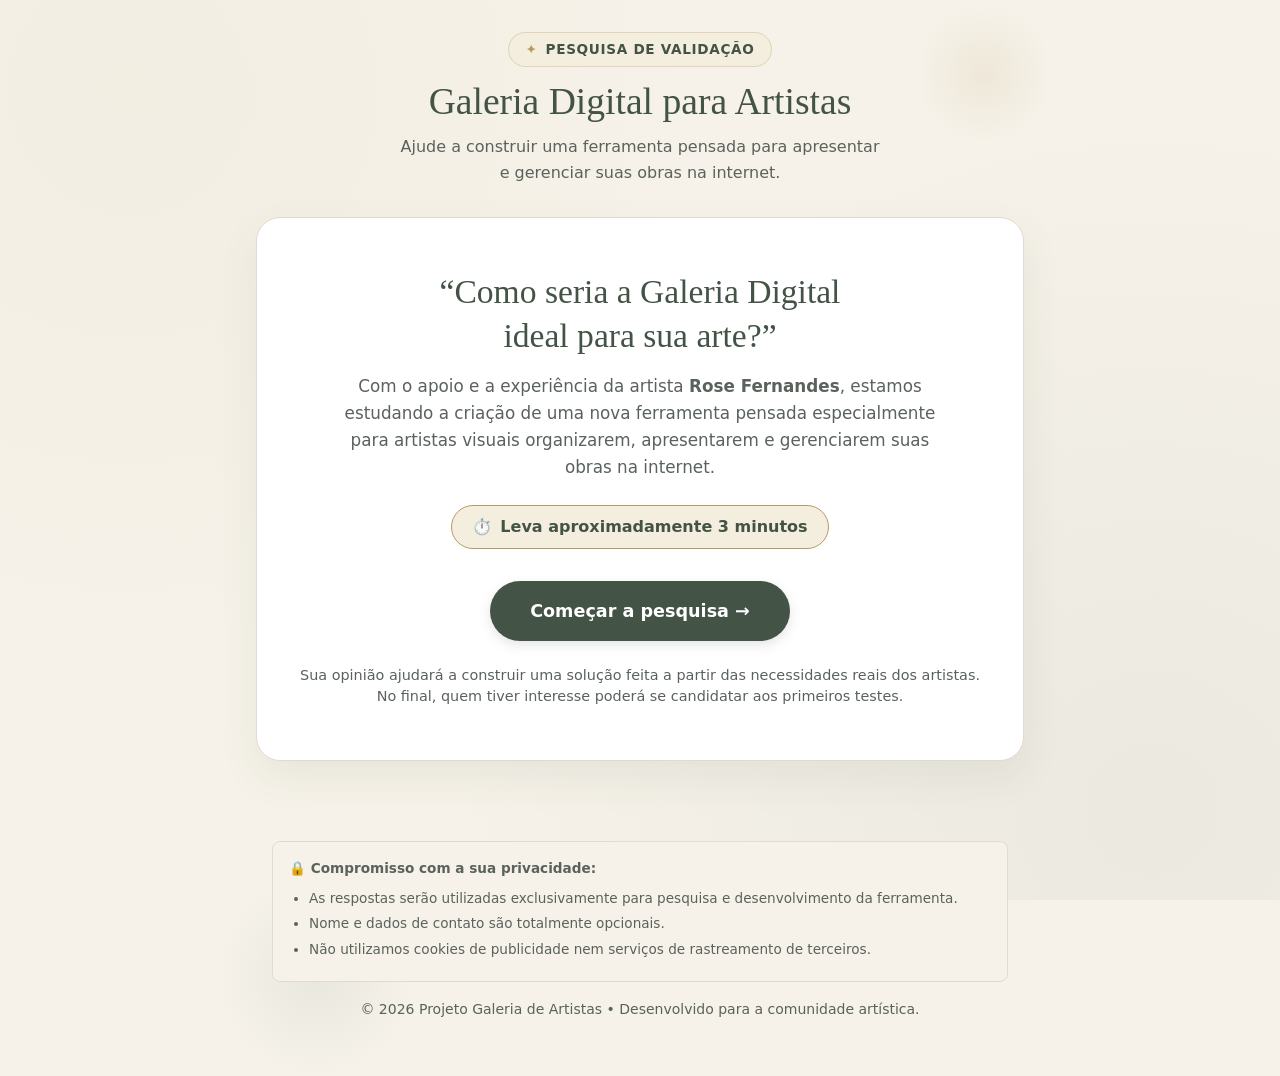
<file: index.html>
<!DOCTYPE html>
<html lang="pt-BR">
<head>
  <meta charset="UTF-8">
  <meta name="viewport" content="width=device-width, initial-scale=1.0">
  <meta http-equiv="X-UA-Compatible" content="ie=edge">

  <title>Como seria a Galeria Digital ideal para sua arte? | Pesquisa para Artistas Visuais</title>
  <meta name="description" content="Participe da pesquisa sobre organização, apresentação e venda de obras de arte na internet. Leva apenas 3 minutos e ajudará a criar a ferramenta ideal para artistas visuais.">

  <!-- SEO e Compartilhamento (Open Graph / Social) -->
  <link rel="canonical" href="https://galeria-artistas.pages.dev/">
  <meta property="og:type" content="website">
  <meta property="og:url" content="https://galeria-artistas.pages.dev/">
  <meta property="og:title" content="Como seria a Galeria Digital ideal para sua arte?">
  <meta property="og:description" content="Pesquisa para artistas visuais sobre gestão de acervo, galerias digitais, catálogos e emissão de certificados.">
  <meta property="og:image" content="https://galeria-artistas.pages.dev/favicon.svg">

  <meta name="twitter:card" content="summary_large_image">
  <meta name="twitter:title" content="Como seria a Galeria Digital ideal para sua arte?">
  <meta name="twitter:description" content="Participe da pesquisa para artistas visuais e ajude a construir uma galeria digital feita sob medida.">
  <meta name="twitter:image" content="https://galeria-artistas.pages.dev/favicon.svg">

  <meta name="theme-color" content="#435345">
  <link rel="icon" type="image/svg+xml" href="favicon.svg">

  <!-- Estilos CSS do Projeto -->
  <link rel="stylesheet" href="css/styles.css">

  <!-- Dados Estruturados JSON-LD -->
  <script type="application/ld+json">
  {
    "@context": "https://schema.org",
    "@type": "WebSite",
    "name": "Pesquisa Galeria Digital para Artistas Visuais",
    "url": "https://galeria-artistas.pages.dev/",
    "description": "Pesquisa de validação para ferramentas digitais de gestão e apresentação de arte."
  }
  </script>
</head>
<body>

  <!-- Região de anúncio para leitores de tela -->
  <div id="live-announcer" class="sr-only" aria-live="polite" aria-atomic="true"></div>

  <div class="quiz-shell" id="quiz-shell">
    
    <!-- Cabeçalho Principal -->
    <header class="quiz-header" id="quiz-header">
      <div class="quiz-header__badge">Pesquisa de Validação</div>
      <h1 class="quiz-header__title">Galeria Digital para Artistas</h1>
      <p class="quiz-header__subtitle">Ajude a construir uma ferramenta pensada para apresentar<br>e gerenciar suas obras na internet.</p>
    </header>

    <!-- Card Principal do Quiz -->
    <main class="quiz-card" id="main-content">

      <!-- Banner de Retomada do Rascunho -->
      <div class="resume-banner" id="resume-banner" style="display: none;" role="alert">
        <div class="resume-banner__title">Você possui uma pesquisa em andamento!</div>
        <p style="font-size: 0.9rem; color: var(--color-text-muted);">Deseja continuar de onde parou ou recomeçar?</p>
        <div class="resume-banner__actions">
          <button type="button" class="button button--primary" id="btn-resume">Continuar de onde parei</button>
          <button type="button" class="button button--secondary" id="btn-restart">Recomeçar pesquisa</button>
        </div>
      </div>

      <!-- Barra de Progresso Dinâmica -->
      <div class="progress" id="progress-container" style="display: none;" role="progressbar" aria-valuemin="0" aria-valuemax="100" aria-valuenow="0" aria-label="Progresso da pesquisa">
        <div class="progress__header">
          <span id="progress-label" class="progress__label">Etapa 1 de 10</span>
          <span id="progress-percent" style="color: var(--color-accent);">10%</span>
        </div>
        <div class="progress__track">
          <div class="progress__bar" id="progress-bar"></div>
        </div>
      </div>

      <!-- Mensagens de Erro Globais -->
      <div id="global-error-message" class="form-message form-message--error" aria-live="assertive" role="alert"></div>

      <!-- TELA INICIAL (ETAPA 0) -->
      <section class="quiz-start-card" id="quiz-start-card">
        <div style="text-align: center; padding: 1rem 0;">
          <h2 class="quiz-step__title" style="font-size: clamp(1.5rem, 3.5vw, 2.1rem); margin-bottom: 1rem;">
            “Como seria a Galeria Digital<br>ideal para sua arte?”
          </h2>

          <p style="font-size: 1.05rem; color: var(--color-text-muted); max-width: 600px; margin: 0 auto 1.5rem auto; line-height: 1.6;">
            Com o apoio e a experiência da artista <strong>Rose Fernandes</strong>, estamos estudando a criação de uma nova ferramenta pensada especialmente para artistas visuais organizarem, apresentarem e gerenciarem suas obras na internet.
          </p>

          <div style="display: inline-flex; align-items: center; gap: 0.5rem; background: var(--color-accent-light); padding: 0.5rem 1.25rem; border-radius: var(--radius-pill); font-weight: 600; color: var(--color-primary); margin-bottom: 2rem; border: 1px solid var(--color-accent);">
            <span>⏱️</span>
            <span>Leva aproximadamente 3 minutos</span>
          </div>

          <div style="margin-bottom: 1.5rem;">
            <button type="button" class="button button--primary" id="btn-start" style="font-size: 1.1rem; padding: 1rem 2.5rem;">
              Começar a pesquisa →
            </button>
          </div>

          <p style="font-size: 0.9rem; color: var(--color-text-muted); max-width: 680px; margin: 0 auto; line-height: 1.5;">
            Sua opinião ajudará a construir uma solução feita a partir das necessidades reais dos artistas.<br>No final, quem tiver interesse poderá se candidatar aos primeiros testes.
          </p>
        </div>
      </section>

      <!-- CONTÊINER DAS ETAPAS DO QUIZ (ETAPAS 1 A 10) -->
      <div id="quiz-step-container" style="display: none;"></div>

      <!-- NAVEGAÇÃO DE AÇÕES (VOLTAR / CONTINUAR / ENVIAR) -->
      <footer class="quiz-actions" id="quiz-actions" style="display: none;">
        <button type="button" class="button button--secondary" id="btn-prev">
          ← Voltar
        </button>
        
        <div>
          <button type="button" class="button button--primary" id="btn-next">
            Continuar →
          </button>
          <button type="button" class="button button--primary button--accent" id="btn-submit" style="display: none;">
            Enviar respostas
          </button>
        </div>
      </footer>

    </main>

    <!-- Rodapé e Aviso de Privacidade -->
    <footer class="site-footer">
      <div class="privacy-notice">
        <strong>🔒 Compromisso com a sua privacidade:</strong>
        <ul>
          <li>As respostas serão utilizadas exclusivamente para pesquisa e desenvolvimento da ferramenta.</li>
          <li>Nome e dados de contato são totalmente opcionais.</li>
          <li>Não utilizamos cookies de publicidade nem serviços de rastreamento de terceiros.</li>
        </ul>
      </div>
      <p style="margin-top: 1rem;">© 2026 Projeto Galeria de Artistas • Desenvolvido para a comunidade artística.</p>
    </footer>

  </div>

  <!-- Scripts JavaScript da Aplicação -->
  <script src="js/config.example.js"></script>
  <script src="js/questions.js"></script>
  <script src="js/app.js"></script>
</body>
</html>
</file>
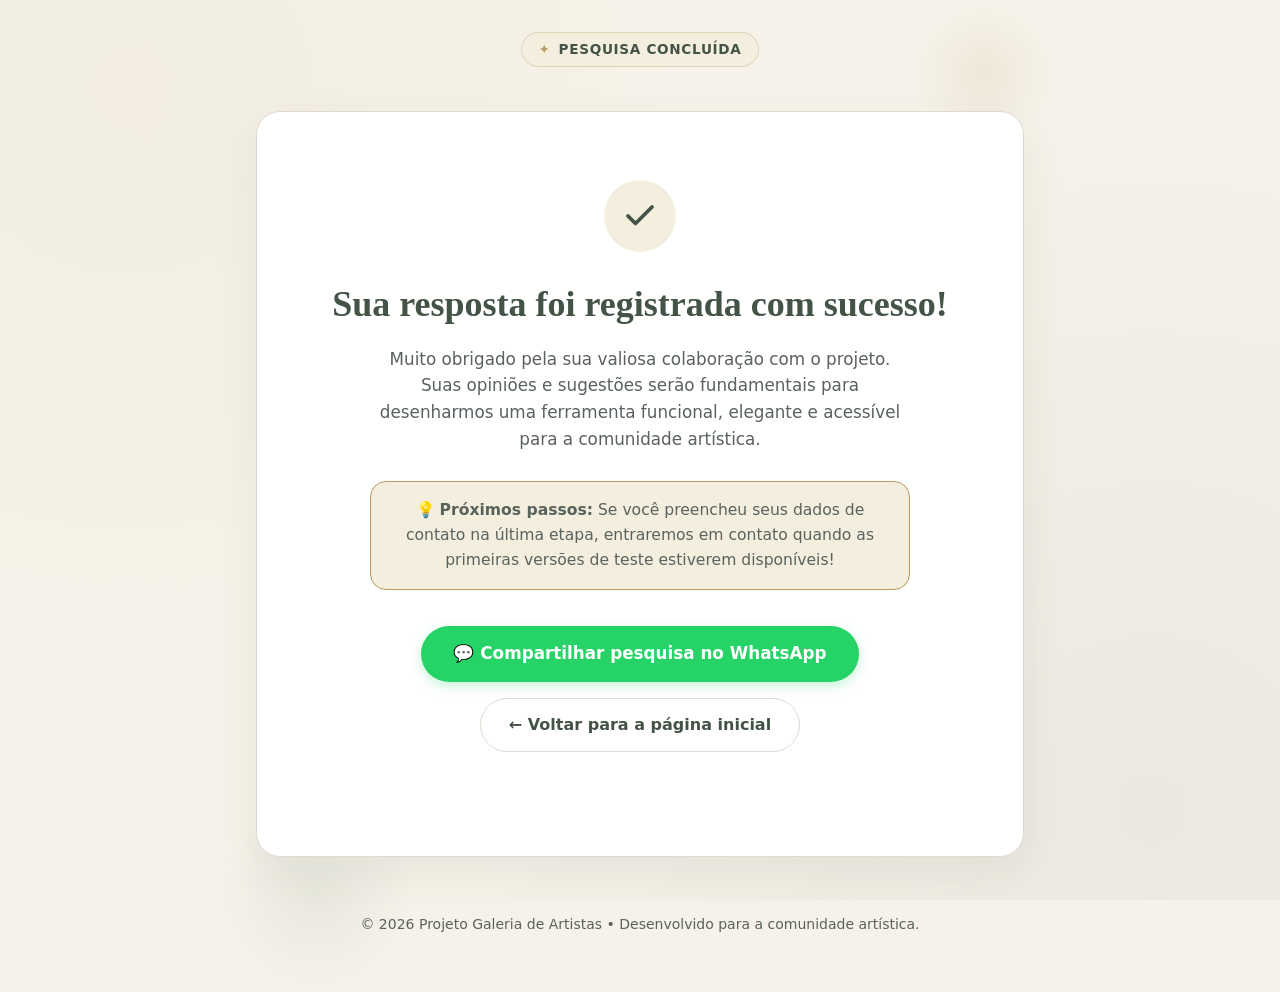
<file: obrigado.html>
<!DOCTYPE html>
<html lang="pt-BR">
<head>
  <meta charset="UTF-8">
  <meta name="viewport" content="width=device-width, initial-scale=1.0">
  <meta http-equiv="X-UA-Compatible" content="ie=edge">

  <title>Resposta Confirmada | Galeria Digital para Artistas</title>
  <meta name="description" content="Obrigado por colaborar com a pesquisa de desenvolvimento da nova galeria digital para artistas visuais.">

  <meta name="theme-color" content="#435345">
  <link rel="icon" type="image/svg+xml" href="favicon.svg">
  <link rel="stylesheet" href="css/styles.css">
</head>
<body>

  <div class="quiz-shell">
    <header class="quiz-header">
      <div class="quiz-header__badge">Pesquisa Concluída</div>
    </header>

    <main class="quiz-card">
      <div class="success-card">
        <div class="success-card__icon">
          <svg xmlns="http://www.w3.org/2000/svg" width="36" height="36" viewBox="0 0 24 24" fill="none" stroke="currentColor" stroke-width="2.5" stroke-linecap="round" stroke-linejoin="round">
            <polyline points="20 6 9 17 4 12"></polyline>
          </svg>
        </div>

        <h1 class="success-card__title">Sua resposta foi registrada com sucesso!</h1>
        
        <p class="success-card__text">
          Muito obrigado pela sua valiosa colaboração com o projeto. Suas opiniões e sugestões serão fundamentais para desenharmos uma ferramenta funcional, elegante e acessível para a comunidade artística.
        </p>

        <p class="success-card__text" style="font-size: 0.975rem; background-color: var(--color-accent-light); padding: 1rem 1.25rem; border-radius: var(--radius-md); border: 1px solid var(--color-accent);">
          💡 <strong>Próximos passos:</strong> Se você preencheu seus dados de contato na última etapa, entraremos em contato quando as primeiras versões de teste estiverem disponíveis!
        </p>

        <div style="margin: 2.25rem 0; display: flex; flex-direction: column; align-items: center; gap: 1rem;">
          <a id="btn-share-whatsapp" href="#" target="_blank" rel="noopener noreferrer" class="button button--whatsapp" style="font-size: 1.05rem; padding: 0.9rem 2rem;">
            <span>💬 Compartilhar pesquisa no WhatsApp</span>
          </a>

          <a href="index.html" class="button button--secondary">
            ← Voltar para a página inicial
          </a>
        </div>
      </div>
    </main>

    <footer class="site-footer">
      <p>© 2026 Projeto Galeria de Artistas • Desenvolvido para a comunidade artística.</p>
    </footer>
  </div>

  <script>
    document.addEventListener("DOMContentLoaded", function() {
      var shareBtn = document.getElementById("btn-share-whatsapp");
      if (shareBtn) {
        var pageUrl = window.location.origin + window.location.pathname.replace("obrigado.html", "index.html");
        var shareText = "Estou participando de uma pesquisa sobre galerias digitais para artistas visuais. Se você também trabalha com arte, responda e ajude a construir uma solução pensada para artistas: " + pageUrl;
        shareBtn.href = "https://api.whatsapp.com/send?text=" + encodeURIComponent(shareText);
      }
    });
  </script>
</body>
</html>
</file>
<file: css/styles.css>
/* ==========================================================================
   SISTEMA DE DESIGN - PESQUISA GALERIA DIGITAL PARA ARTISTAS VISUAIS
   Design elegante, orgânico e acolhedor para validação de produto WordPress.
   ========================================================================== */

:root {
  /* Paleta de Cores Oficial */
  --color-bg: #F6F2E9;             /* Marfim de fundo */
  --color-primary: #435345;        /* Verde profundo */
  --color-primary-hover: #334035;  /* Verde profundo escurecido */
  --color-text: #282828;           /* Grafite para leitura */
  --color-text-muted: #5A625C;     /* Texto secundário suave */
  --color-accent: #B79A62;         /* Dourado envelhecido */
  --color-accent-light: #F4EEDF;   /* Dourado suave para fundos */
  --color-support: #9AAB9C;        /* Verde suave */
  --color-card-bg: #FFFFFF;        /* Branco puro para os cards */
  --color-border: #E2DAD0;         /* Bordas sutis marfim/grafite */
  --color-border-hover: #B79A62;   /* Borda em hover */
  --color-error: #A33A3A;          /* Vermelho para mensagens de erro */
  --color-error-bg: #FDF2F2;       /* Fundo de erro suave */
  --color-success: #3A7D52;        /* Verde de sucesso */
  --color-focus-ring: #435345;     /* Anel de foco acessível */

  /* Tipografia */
  --font-serif: Georgia, "Times New Roman", serif;
  --font-sans: system-ui, -apple-system, BlinkMacSystemFont, "Segoe UI", Roboto, Helvetica, Arial, sans-serif;
  
  /* Dimensões e Espaçamentos */
  --max-width-shell: 768px;
  --radius-sm: 8px;
  --radius-md: 16px;
  --radius-lg: 24px;
  --radius-pill: 9999px;

  /* Sombras Elegantes */
  --shadow-sm: 0 2px 8px rgba(40, 40, 40, 0.04);
  --shadow-md: 0 8px 24px rgba(40, 40, 40, 0.06);
  --shadow-lg: 0 16px 40px rgba(67, 83, 69, 0.08);

  /* Animações e Transições */
  --transition-fast: 0.15s ease;
  --transition-normal: 0.25s cubic-bezier(0.4, 0, 0.2, 1);
  --transition-slow: 0.4s cubic-bezier(0.4, 0, 0.2, 1);
}

/* Reset Global e Estilos Base */
*, *::before, *::after {
  box-sizing: border-box;
  margin: 0;
  padding: 0;
}

html {
  font-family: var(--font-sans);
  font-size: 16px;
  line-height: 1.6;
  color: var(--color-text);
  background-color: var(--color-bg);
  -webkit-font-smoothing: antialiased;
  -moz-osx-font-smoothing: grayscale;
  scroll-behavior: smooth;
}

body {
  min-height: 100vh;
  display: flex;
  flex-direction: column;
  justify-content: space-between;
  position: relative;
  overflow-x: hidden;
  padding: 1.5rem 1rem;
  background-image: 
    radial-gradient(circle at 10% 10%, rgba(183, 154, 98, 0.05) 0%, transparent 40%),
    radial-gradient(circle at 90% 90%, rgba(67, 83, 69, 0.06) 0%, transparent 50%);
  background-attachment: fixed;
}

/* Acessibilidade de Foco Visível */
:focus-visible {
  outline: 3px solid var(--color-accent);
  outline-offset: 3px;
}

button, input, select, textarea {
  font: inherit;
  color: inherit;
}

/* Utilitário para Leitores de Tela */
.sr-only {
  position: absolute;
  width: 1px;
  height: 1px;
  padding: 0;
  margin: -1px;
  overflow: hidden;
  clip: rect(0, 0, 0, 0);
  white-space: nowrap;
  border: 0;
}

/* ==========================================================================
   ESTRUTURA PRINCIPAL (.quiz-shell, .quiz-header, .quiz-card)
   ========================================================================== */

.quiz-shell {
  width: 100%;
  max-width: var(--max-width-shell);
  margin: 0 auto auto auto;
  display: flex;
  flex-direction: column;
  gap: 1.5rem;
  position: relative;
  z-index: 1;
}

/* Pinceladas e Detalhes CSS Orgânicos */
.quiz-shell::before {
  content: "";
  position: absolute;
  top: -20px;
  right: -30px;
  width: 140px;
  height: 140px;
  background: radial-gradient(circle, rgba(183, 154, 98, 0.12) 0%, rgba(246, 242, 233, 0) 70%);
  border-radius: 50%;
  pointer-events: none;
  z-index: -1;
}

.quiz-shell::after {
  content: "";
  position: absolute;
  bottom: -40px;
  left: -40px;
  width: 200px;
  height: 200px;
  background: radial-gradient(circle, rgba(154, 171, 156, 0.15) 0%, rgba(246, 242, 233, 0) 70%);
  border-radius: 50%;
  pointer-events: none;
  z-index: -1;
}

.quiz-header {
  text-align: center;
  padding: 0.5rem 0;
}

.quiz-header__badge {
  display: inline-flex;
  align-items: center;
  gap: 0.5rem;
  padding: 0.35rem 1rem;
  background-color: var(--color-accent-light);
  color: var(--color-primary);
  font-size: 0.85rem;
  font-weight: 600;
  letter-spacing: 0.05em;
  text-transform: uppercase;
  border-radius: var(--radius-pill);
  border: 1px solid rgba(183, 154, 98, 0.3);
  margin-bottom: 0.75rem;
}

.quiz-header__badge::before {
  content: "✦";
  color: var(--color-accent);
}

.quiz-header__title {
  font-family: var(--font-serif);
  font-size: clamp(1.75rem, 4vw, 2.35rem);
  font-weight: 500;
  color: var(--color-primary);
  line-height: 1.25;
  margin-bottom: 0.5rem;
}

.quiz-header__subtitle {
  font-size: 1rem;
  color: var(--color-text-muted);
  max-width: 580px;
  margin: 0 auto;
}

/* Card Principal */
.quiz-card {
  background-color: var(--color-card-bg);
  border-radius: var(--radius-lg);
  padding: 2.25rem;
  box-shadow: var(--shadow-lg);
  border: 1px solid var(--color-border);
  position: relative;
  transition: transform var(--transition-normal);
}

@media (max-width: 640px) {
  .quiz-card {
    padding: 1.5rem 1.25rem;
    border-radius: var(--radius-md);
  }
}

/* ==========================================================================
   BARRA DE PROGRESSO (.progress)
   ========================================================================== */

.progress {
  display: flex;
  flex-direction: column;
  gap: 0.5rem;
  margin-bottom: 1.75rem;
}

.progress__header {
  display: flex;
  justify-content: space-between;
  align-items: center;
  font-size: 0.875rem;
  font-weight: 600;
  color: var(--color-primary);
}

.progress__track {
  width: 100%;
  height: 8px;
  background-color: var(--color-bg);
  border-radius: var(--radius-pill);
  overflow: hidden;
  position: relative;
  border: 1px solid var(--color-border);
}

.progress__bar {
  height: 100%;
  background: linear-gradient(90deg, var(--color-primary) 0%, var(--color-accent) 100%);
  border-radius: var(--radius-pill);
  width: 0%;
  transition: width var(--transition-normal);
}

/* Banner de Retomada do Quiz */
.resume-banner {
  background-color: var(--color-accent-light);
  border: 1px solid var(--color-accent);
  border-radius: var(--radius-md);
  padding: 1rem 1.25rem;
  margin-bottom: 1.5rem;
  display: flex;
  flex-direction: column;
  gap: 0.75rem;
}

.resume-banner__title {
  font-size: 0.95rem;
  font-weight: 700;
  color: var(--color-primary);
}

.resume-banner__actions {
  display: flex;
  gap: 0.75rem;
  flex-wrap: wrap;
}

/* ==========================================================================
   ETAPAS DO QUIZ (.quiz-step, Títulos e Descrições)
   ========================================================================== */

.quiz-step {
  display: none;
  animation: fadeIn var(--transition-normal);
}

.quiz-step--active {
  display: block;
}

@keyframes fadeIn {
  from {
    opacity: 0;
    transform: translateY(6px);
  }
  to {
    opacity: 1;
    transform: translateY(0);
  }
}

.quiz-step__title {
  font-family: var(--font-serif);
  font-size: clamp(1.35rem, 3vw, 1.75rem);
  font-weight: 500;
  color: var(--color-primary);
  line-height: 1.3;
  margin-bottom: 0.5rem;
}

.quiz-step__description {
  font-size: 0.975rem;
  color: var(--color-text-muted);
  margin-bottom: 1.5rem;
}

.quiz-step__counter-badge {
  display: inline-block;
  padding: 0.25rem 0.75rem;
  font-size: 0.85rem;
  font-weight: 600;
  background-color: var(--color-bg);
  border-radius: var(--radius-pill);
  color: var(--color-primary);
  margin-bottom: 1rem;
  border: 1px solid var(--color-border);
}

/* ==========================================================================
   GRID DE OPÇÕES (.choice-grid, .choice-card)
   ========================================================================== */

.choice-grid {
  display: grid;
  grid-template-columns: 1fr;
  gap: 0.85rem;
  margin-bottom: 1.75rem;
  border: none;
  padding: 0;
}

.choice-card {
  position: relative;
  display: flex;
  align-items: flex-start;
  gap: 1rem;
  padding: 1.1rem 1.25rem;
  background-color: var(--color-card-bg);
  border: 1.5px solid var(--color-border);
  border-radius: var(--radius-md);
  cursor: pointer;
  min-height: 52px;
  transition: all var(--transition-fast);
  user-select: none;
}

.choice-card:hover {
  border-color: var(--color-border-hover);
  background-color: #FAF8F4;
  transform: translateY(-1px);
}

.choice-card--selected {
  border-color: var(--color-primary);
  background-color: #F3F6F3;
  box-shadow: 0 4px 12px rgba(67, 83, 69, 0.08);
}

.choice-card--disabled {
  opacity: 0.55;
  cursor: not-allowed;
  border-color: var(--color-border);
  background-color: var(--color-bg);
}

.choice-card--disabled:hover {
  transform: none;
  border-color: var(--color-border);
  background-color: var(--color-bg);
}

/* Custom Checkbox / Radio visual sem ocultar o input nativo para a11y */
.choice-card__input {
  position: absolute;
  opacity: 0;
  width: 0;
  height: 0;
}

.choice-card__indicator {
  width: 22px;
  height: 22px;
  min-width: 22px;
  border: 2px solid var(--color-support);
  border-radius: 50%; /* Padrão radio */
  display: flex;
  align-items: center;
  justify-content: center;
  margin-top: 2px;
  transition: all var(--transition-fast);
  background-color: var(--color-card-bg);
}

/* Se for checkbox múltipla */
.choice-card--multiple .choice-card__indicator {
  border-radius: 6px;
}

.choice-card--selected .choice-card__indicator {
  border-color: var(--color-primary);
  background-color: var(--color-primary);
}

.choice-card--selected .choice-card__indicator::after {
  content: "";
  width: 8px;
  height: 8px;
  border-radius: 50%;
  background-color: var(--color-card-bg);
}

.choice-card--multiple.choice-card--selected .choice-card__indicator::after {
  content: "";
  width: 5px;
  height: 9px;
  border: solid var(--color-card-bg);
  border-width: 0 2px 2px 0;
  border-radius: 0;
  transform: rotate(45deg);
  margin-bottom: 2px;
}

.choice-card__label {
  font-size: 1rem;
  font-weight: 500;
  color: var(--color-text);
  line-height: 1.45;
  flex: 1;
}

/* ==========================================================================
   CAMPOS DE FORMULÁRIO E TEXTO (.form-field, .form-message)
   ========================================================================== */

.form-field {
  display: flex;
  flex-direction: column;
  gap: 0.5rem;
  margin-bottom: 1.25rem;
}

.form-field__label {
  font-size: 0.95rem;
  font-weight: 600;
  color: var(--color-primary);
}

.form-field__label--required::after {
  content: " *";
  color: var(--color-error);
}

.form-field__input,
.form-field__textarea {
  width: 100%;
  padding: 0.85rem 1rem;
  background-color: var(--color-card-bg);
  border: 1.5px solid var(--color-border);
  border-radius: var(--radius-sm);
  font-size: 1rem;
  color: var(--color-text);
  transition: border-color var(--transition-fast);
}

.form-field__input:focus,
.form-field__textarea:focus {
  border-color: var(--color-primary);
  outline: none;
  box-shadow: 0 0 0 3px rgba(67, 83, 69, 0.12);
}

.form-field__textarea {
  min-height: 120px;
  resize: vertical;
}

.form-field__footer {
  display: flex;
  justify-content: space-between;
  align-items: center;
  font-size: 0.85rem;
  color: var(--color-text-muted);
}

.form-message {
  padding: 0.85rem 1rem;
  border-radius: var(--radius-sm);
  font-size: 0.925rem;
  line-height: 1.45;
  margin-bottom: 1.25rem;
  display: none;
}

.form-message--error {
  display: block;
  background-color: var(--color-error-bg);
  color: var(--color-error);
  border: 1px solid rgba(163, 58, 58, 0.3);
}

.form-message--info {
  display: block;
  background-color: var(--color-accent-light);
  color: var(--color-primary);
  border: 1px solid var(--color-accent);
}

/* Consentimento Checkbox especial */
.consent-box {
  background-color: var(--color-bg);
  border: 1.5px dashed var(--color-border);
  border-radius: var(--radius-md);
  padding: 1.25rem;
  margin-top: 1rem;
}

/* ==========================================================================
   BOTÕES (.button, .button--primary, .button--secondary)
   ========================================================================== */

.quiz-actions {
  display: flex;
  justify-content: space-between;
  align-items: center;
  gap: 1rem;
  margin-top: 2rem;
  padding-top: 1.25rem;
  border-top: 1px solid var(--color-border);
}

.button {
  display: inline-flex;
  align-items: center;
  justify-content: center;
  gap: 0.5rem;
  padding: 0.85rem 1.75rem;
  min-height: 48px;
  font-size: 1rem;
  font-weight: 600;
  border-radius: var(--radius-pill);
  cursor: pointer;
  border: none;
  text-decoration: none;
  transition: all var(--transition-fast);
  white-space: nowrap;
}

.button:disabled {
  opacity: 0.5;
  cursor: not-allowed;
  transform: none !important;
}

.button--primary {
  background-color: var(--color-primary);
  color: var(--color-card-bg);
  box-shadow: 0 4px 12px rgba(67, 83, 69, 0.15);
}

.button--primary:hover:not(:disabled) {
  background-color: var(--color-primary-hover);
  transform: translateY(-1px);
  box-shadow: 0 6px 16px rgba(67, 83, 69, 0.2);
}

.button--secondary {
  background-color: transparent;
  color: var(--color-primary);
  border: 1.5px solid var(--color-border);
}

.button--secondary:hover:not(:disabled) {
  border-color: var(--color-primary);
  background-color: rgba(67, 83, 69, 0.04);
}

.button--accent {
  background-color: var(--color-accent);
  color: #FFFFFF;
}

.button--accent:hover:not(:disabled) {
  background-color: #A3864F;
}

.button--whatsapp {
  background-color: #25D366;
  color: #FFFFFF;
  font-weight: 700;
  box-shadow: 0 4px 12px rgba(37, 211, 102, 0.25);
}

.button--whatsapp:hover {
  background-color: #20BD5A;
  transform: translateY(-1px);
}

/* ==========================================================================
   TELA DE SUCESSO / OBRIGADO (.success-card)
   ========================================================================== */

.success-card {
  text-align: center;
  padding: 2rem 1rem;
}

.success-card__icon {
  width: 72px;
  height: 72px;
  margin: 0 auto 1.5rem auto;
  background-color: var(--color-accent-light);
  border-radius: 50%;
  display: flex;
  align-items: center;
  justify-content: center;
  color: var(--color-primary);
  border: 2px stroke var(--color-accent);
}

.success-card__title {
  font-family: var(--font-serif);
  font-size: clamp(1.75rem, 4vw, 2.25rem);
  color: var(--color-primary);
  margin-bottom: 0.75rem;
}

.success-card__text {
  font-size: 1.05rem;
  color: var(--color-text-muted);
  max-width: 540px;
  margin: 0 auto 1.75rem auto;
  line-height: 1.6;
}

.privacy-notice {
  font-size: 0.85rem;
  color: var(--color-text-muted);
  background-color: var(--color-bg);
  padding: 1rem;
  border-radius: var(--radius-sm);
  border: 1px solid var(--color-border);
  margin-top: 1.5rem;
  text-align: left;
}

.privacy-notice ul {
  padding-left: 1.25rem;
  margin-top: 0.5rem;
}

.privacy-notice li {
  margin-bottom: 0.25rem;
}

/* Footer da Página */
.site-footer {
  text-align: center;
  font-size: 0.875rem;
  color: var(--color-text-muted);
  padding: 2rem 1rem 1rem 1rem;
}

/* ==========================================================================
   ACESSIBILIDADE E ANIMAÇÕES
   ========================================================================== */

@media (prefers-reduced-motion: reduce) {
  *, *::before, *::after {
    animation-duration: 0.01ms !important;
    animation-iteration-count: 1 !important;
    transition-duration: 0.01ms !important;
    scroll-behavior: auto !important;
  }
}
</file>
